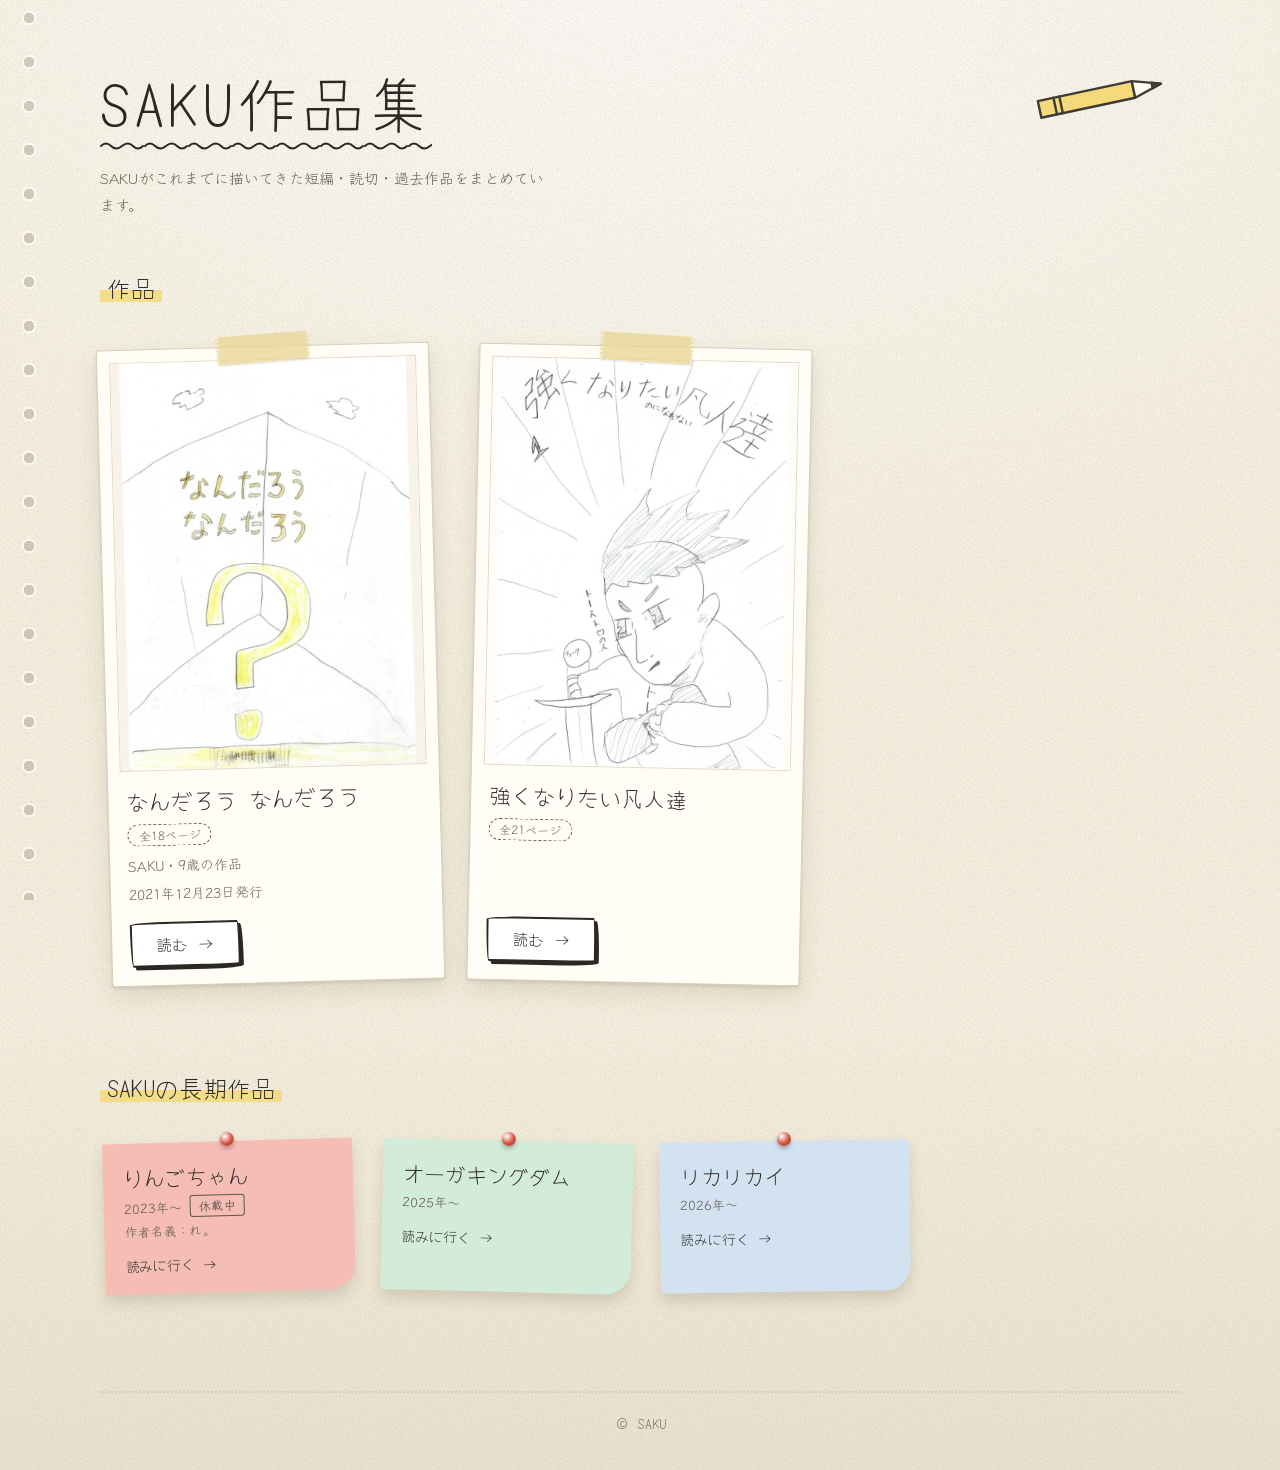
<file: index.html>
<!doctype html>
<html lang="ja">
<head>
<meta charset="utf-8">
<meta name="viewport" content="width=device-width, initial-scale=1">
<title>SAKU作品集</title>
<meta name="description" content="SAKUがこれまでに描いてきた短編・読切・過去作品をまとめた作品集です。">
<link rel="canonical" href="https://saku3298.github.io/saku-works/">
<meta property="og:type" content="website">
<meta property="og:site_name" content="SAKU作品集">
<meta property="og:locale" content="ja_JP">
<meta property="og:title" content="SAKU作品集">
<meta property="og:description" content="SAKUがこれまでに描いてきた短編・読切・過去作品をまとめた作品集です。">
<meta property="og:url" content="https://saku3298.github.io/saku-works/">
<meta property="og:image" content="https://saku3298.github.io/saku-works/assets/ogp/default.jpg">
<meta property="og:image:width" content="1200">
<meta property="og:image:height" content="630">
<meta property="og:image:alt" content="SAKU作品集">
<meta name="twitter:card" content="summary_large_image">
<link rel="preconnect" href="https://fonts.googleapis.com">
<link rel="preconnect" href="https://fonts.gstatic.com" crossorigin>
<link rel="stylesheet" href="https://fonts.googleapis.com/css2?family=Klee+One:wght@400;600&family=Yomogi&display=swap">
<link rel="icon" href="assets/favicon.svg" type="image/svg+xml">
<link rel="stylesheet" href="css/style.css?v=f0e70e48">
</head>
<body>
<header class="site-header"><div class="wrap"><h1><span>SAKU作品集</span></h1><p>SAKUがこれまでに描いてきた短編・読切・過去作品をまとめています。</p><svg class="doodle-pencil" viewBox="0 0 150 50" aria-hidden="true" fill="none" stroke="#2b2823" stroke-width="2.4" stroke-linejoin="round" stroke-linecap="round"><g transform="rotate(-12 75 25)"><rect x="8" y="17" width="96" height="17" fill="#f4d86e"/><path d="M104 17 L132 25.5 L104 34 Z" fill="#fffdf6"/><path d="M123 22.7 L132 25.5 L123 28.3 Z" fill="#2b2823"/><line x1="24" y1="17" x2="24" y2="34"/><line x1="30" y1="17" x2="30" y2="34"/></g></svg></div></header>
<main class="wrap">
<section aria-labelledby="works-title"><h2 id="works-title"><span>作品</span></h2>
<div class="works-grid">
<a class="work-card" href="works/nandarou-nandarou/" aria-label="なんだろう なんだろう を読む">
<span class="tape" aria-hidden="true"></span>
<div class="cover"><img src="assets/thumbnails/nandarou-nandarou.webp" alt="なんだろう なんだろう の表紙"></div>
<div class="work-info"><h3>なんだろう なんだろう</h3><p class="chips"><span>全18ページ</span></p><p class="meta">SAKU・9歳の作品</p><p class="meta">2021年12月23日発行</p><span class="read-button">読む →</span></div>
</a>
<a class="work-card" href="works/tsuyoku-naritai-bonjin-tachi/" aria-label="強くなりたい凡人達 を読む">
<span class="tape" aria-hidden="true"></span>
<div class="cover"><img src="assets/thumbnails/tsuyoku-naritai-bonjin-tachi.webp" alt="強くなりたい凡人達 の表紙"></div>
<div class="work-info"><h3>強くなりたい凡人達</h3><p class="chips"><span>全21ページ</span></p><span class="read-button">読む →</span></div>
</a>
</div></section>
<section class="long-works" aria-labelledby="long-title"><h2 id="long-title"><span>SAKUの長期作品</span></h2><div class="long-links"><a class="note tone-red" href="https://saku3298.github.io/ringo-chan/"><strong>りんごちゃん</strong><small class="note-year">2023年〜<span class="note-status">休載中</span></small><small class="note-author">作者名義：れ。</small><em>読みに行く →</em></a><a class="note" href="https://saku3298.github.io/ogre-kingdom/"><strong>オーガキングダム</strong><small class="note-year">2025年〜</small><em>読みに行く →</em></a><a class="note tone-blue" href="https://saku3298.github.io/rikarikai/"><strong>リカリカイ</strong><small class="note-year">2026年〜</small><em>読みに行く →</em></a></div></section>

</main>
<footer><div class="wrap">© SAKU</div></footer>
</body>
</html>
</file>
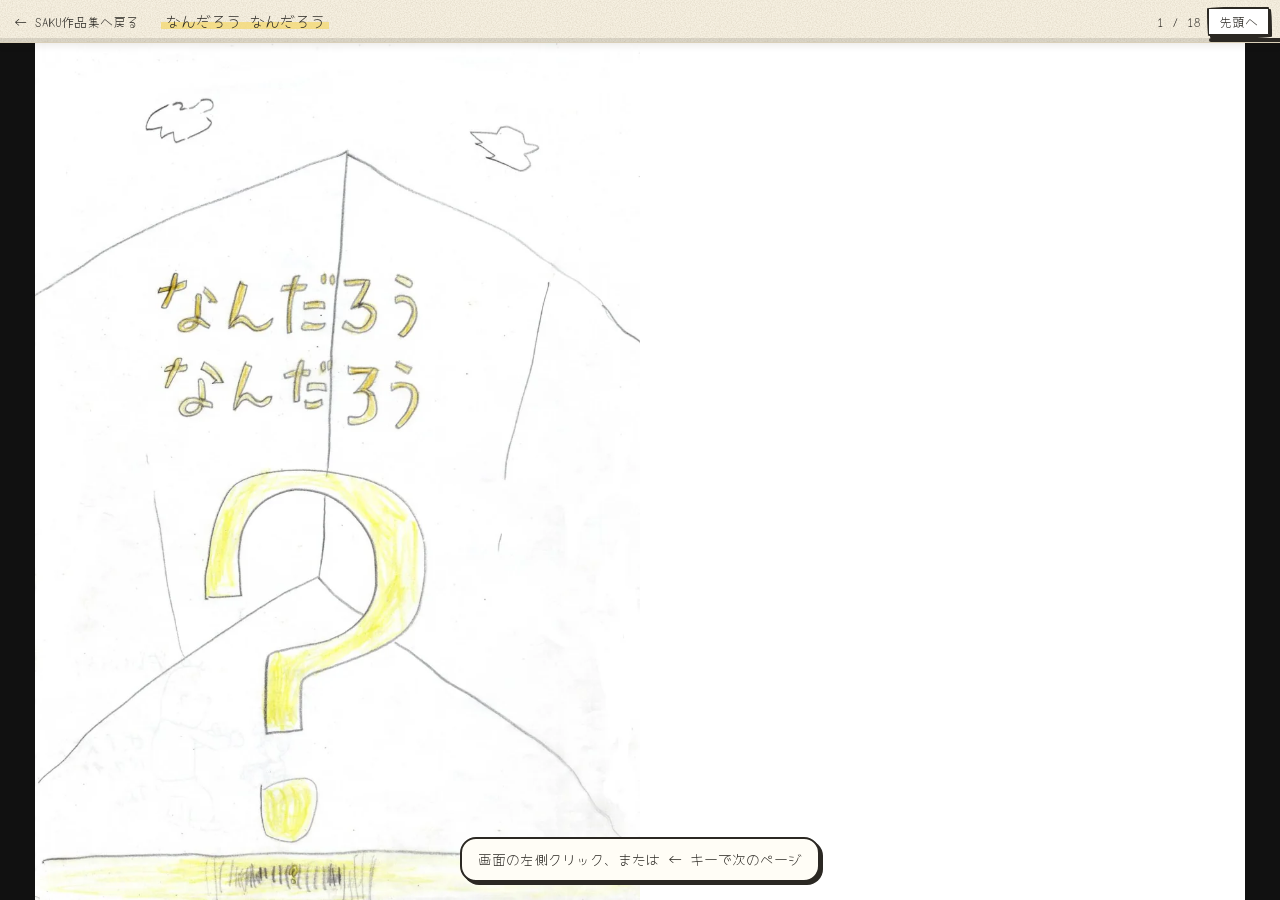
<file: works/nandarou-nandarou/index.html>
<!doctype html>
<html lang="ja">
<head>
<meta charset="utf-8">
<meta name="viewport" content="width=device-width,initial-scale=1,maximum-scale=5,user-scalable=yes">
<title>なんだろう なんだろう | SAKU作品集</title>
<meta name="description" content="SAKU・9歳の作品。2021年12月23日発行の短編マンガ（全18ページ）。">
<link rel="canonical" href="https://saku3298.github.io/saku-works/works/nandarou-nandarou/">
<meta property="og:type" content="article">
<meta property="og:site_name" content="SAKU作品集">
<meta property="og:locale" content="ja_JP">
<meta property="og:title" content="なんだろう なんだろう | SAKU作品集">
<meta property="og:description" content="SAKU・9歳の作品。2021年12月23日発行の短編マンガ（全18ページ）。">
<meta property="og:url" content="https://saku3298.github.io/saku-works/works/nandarou-nandarou/">
<meta property="og:image" content="https://saku3298.github.io/saku-works/assets/ogp/nandarou-nandarou.jpg">
<meta property="og:image:width" content="1200">
<meta property="og:image:height" content="630">
<meta property="og:image:alt" content="なんだろう なんだろう の表紙">
<meta name="twitter:card" content="summary_large_image">
<link rel="preconnect" href="https://fonts.googleapis.com">
<link rel="preconnect" href="https://fonts.gstatic.com" crossorigin>
<link rel="stylesheet" href="https://fonts.googleapis.com/css2?family=Klee+One:wght@400;600&family=Yomogi&display=swap">
<link rel="icon" href="../../assets/favicon.svg" type="image/svg+xml">
<link rel="stylesheet" href="../../css/viewer.css?v=30ae92fa">
</head>
<body>
<header class="reader-bar">
 <div class="reader-bar-inner">
  <div class="reader-title"><a id="context-back" href="../../">← SAKU作品集へ戻る</a><strong>なんだろう なんだろう</strong></div>
  <div class="reader-controls"><span id="counter" aria-live="polite"></span><button id="top" type="button">先頭へ</button></div>
 </div>
 <div class="progress" aria-hidden="true"><div id="progress-fill"></div></div>
</header>
<main class="viewer">
<div class="manga-page"><img src="images/page-001.webp" alt="ページ1：表紙。黄色い大きなはてなマークと、タイトル「なんだろう なんだろう」"></div>
<div class="manga-page"><img src="images/page-002.webp" alt="ページ2：ほとんど余白のページ。右下に、子どもと大人が話している小さな絵がある"></div>
<div class="manga-page"><img loading="lazy" decoding="async" src="images/page-003.webp" alt="ページ3：タイトルページ。学校の校舎と門の前に、ランドセルの男の子が立っている"></div>
<div class="manga-page"><img loading="lazy" decoding="async" src="images/page-004.webp" alt="ページ4：男の子が学校へ向かいながら、「人ってなんだろう」と考えはじめる"></div>
<div class="manga-page"><img loading="lazy" decoding="async" src="images/page-005.webp" alt="ページ5：「人ってなんだろう」について考える、文字の多いページ。友だちや外国の人のコマがある"></div>
<div class="manga-page"><img loading="lazy" decoding="async" src="images/page-006.webp" alt="ページ6：赤い逆三角形の道路標識の前で、男の子が立ち止まって考えている"></div>
<div class="manga-page"><img loading="lazy" decoding="async" src="images/page-007.webp" alt="ページ7：「ひょうしき」について考える、文字の多いページ。道路標識のイラストが並ぶ"></div>
<div class="manga-page"><img loading="lazy" decoding="async" src="images/page-008.webp" alt="ページ8：塀の上の猫を見つけた男の子。東京タワーのある街並みと「ゆめへ」のコマがある"></div>
<div class="manga-page"><img loading="lazy" decoding="async" src="images/page-009.webp" alt="ページ9：猫が「ことば」について語る、文字の多いページ。燃える草むらや、メガネの人の絵がある"></div>
<div class="manga-page"><img loading="lazy" decoding="async" src="images/page-010.webp" alt="ページ10：「げんじつへ」戻り、猫が「音をかんがえてみよう」と話している"></div>
<div class="manga-page"><img loading="lazy" decoding="async" src="images/page-011.webp" alt="ページ11：猫が「音」について語る、文字の多いページ。スイカや風鈴のイラストがある"></div>
<div class="manga-page"><img loading="lazy" decoding="async" src="images/page-012.webp" alt="ページ12：塀の上を歩く猫と、遠くの男の子。猫は「おもしろいな」と話している"></div>
<div class="manga-page"><img loading="lazy" decoding="async" src="images/page-013.webp" alt="ページ13：公園の芝生にレジャーシートを敷いて、男の子が「なんだろうってなんだろう」と考えはじめる"></div>
<div class="manga-page"><img loading="lazy" decoding="async" src="images/page-014.webp" alt="ページ14：公園で、犬を連れた人や親子など、いろいろな人が過ごしている様子を上から描いた絵"></div>
<div class="manga-page"><img loading="lazy" decoding="async" src="images/page-015.webp" alt="ページ15：「なんだろう」について考える、文字の多いページ。大勢で話し合うコマがある"></div>
<div class="manga-page"><img loading="lazy" decoding="async" src="images/page-016.webp" alt="ページ16：大きな足が踏み出す「トン」のコマと、猫や犬、男の子たちが歩くコマ"></div>
<div class="manga-page"><img loading="lazy" decoding="async" src="images/page-017.webp" alt="ページ17：奥付。「なんだろう なんだろう」2021年12月23日発行。下に小さな絵がある"></div>
<div class="manga-page"><img loading="lazy" decoding="async" src="images/page-018.webp" alt="ページ18：青い鳥とピンク色の不思議な生き物が、空に浮かんでいる最後のページ"></div>
</main>
<template id="end-template">
<div class="end-card">
 <p class="end-mark">おわり</p>
 <h2><span>なんだろう なんだろう</span></h2>
 <p>最後まで読んでいただき、<br>ありがとうございました。</p>
 <div class="end-actions">
  <a class="primary" href="../tsuyoku-naritai-bonjin-tachi/">次の作品：強くなりたい凡人達</a>
  <button id="restart" type="button">もう一度読む</button>
  <a href="../../">SAKU作品集へ戻る</a>
 </div>
 <p class="end-long">長期作品：<a href="https://saku3298.github.io/ringo-chan/">りんごちゃん</a><a href="https://saku3298.github.io/ogre-kingdom/">オーガキングダム</a><a href="https://saku3298.github.io/rikarikai/">リカリカイ</a></p>
</div>
</template>
<script src="../../js/viewer.js?v=768c894b"></script>
</body>
</html>
</file>
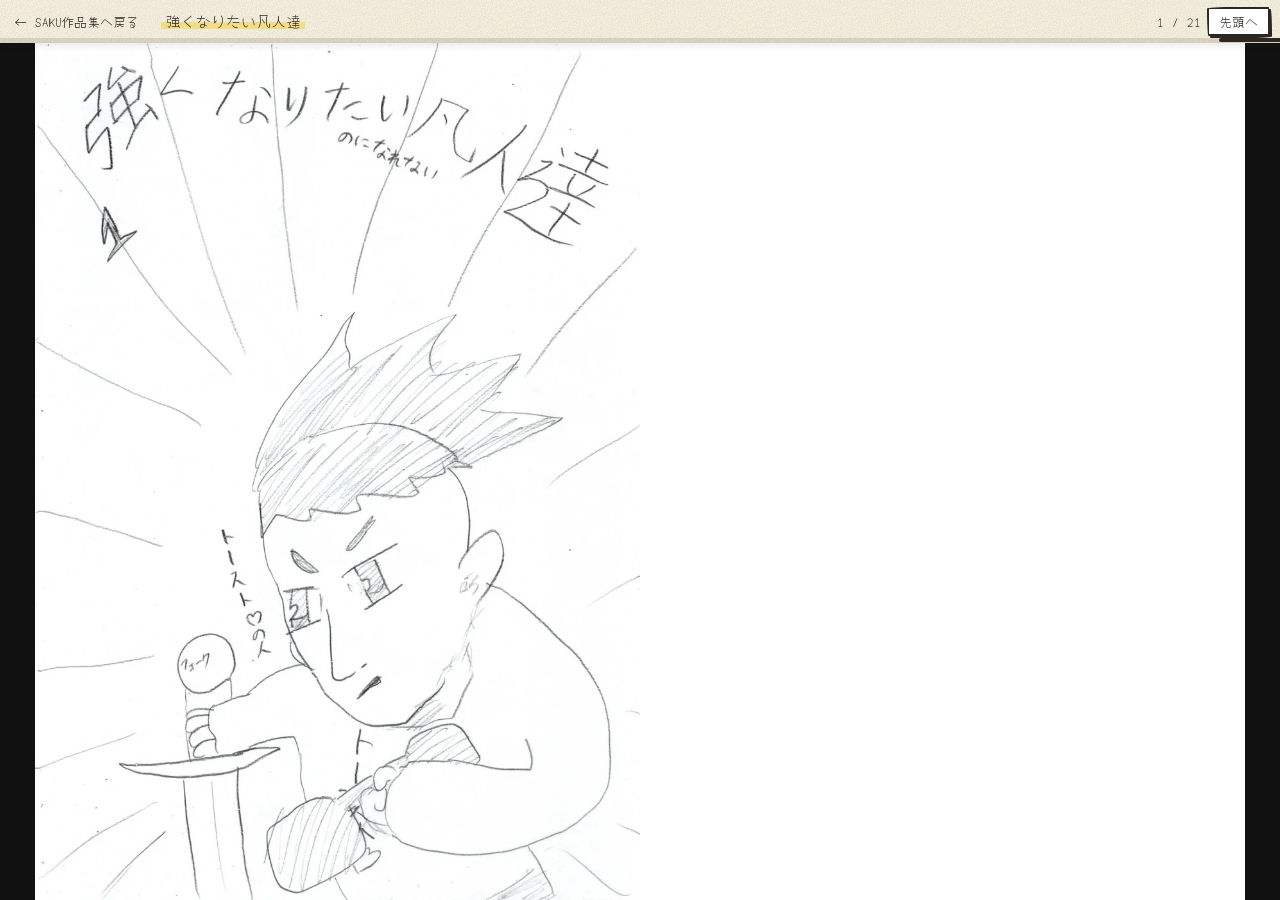
<file: works/tsuyoku-naritai-bonjin-tachi/index.html>
<!doctype html>
<html lang="ja">
<head>
<meta charset="utf-8">
<meta name="viewport" content="width=device-width,initial-scale=1,maximum-scale=5,user-scalable=yes">
<title>強くなりたい凡人達 | SAKU作品集</title>
<meta name="description" content="SAKUの短編マンガ「強くなりたい凡人達」（全21ページ）。">
<link rel="canonical" href="https://saku3298.github.io/saku-works/works/tsuyoku-naritai-bonjin-tachi/">
<meta property="og:type" content="article">
<meta property="og:site_name" content="SAKU作品集">
<meta property="og:locale" content="ja_JP">
<meta property="og:title" content="強くなりたい凡人達 | SAKU作品集">
<meta property="og:description" content="SAKUの短編マンガ「強くなりたい凡人達」（全21ページ）。">
<meta property="og:url" content="https://saku3298.github.io/saku-works/works/tsuyoku-naritai-bonjin-tachi/">
<meta property="og:image" content="https://saku3298.github.io/saku-works/assets/ogp/tsuyoku-naritai-bonjin-tachi.jpg">
<meta property="og:image:width" content="1200">
<meta property="og:image:height" content="630">
<meta property="og:image:alt" content="強くなりたい凡人達 の表紙">
<meta name="twitter:card" content="summary_large_image">
<link rel="preconnect" href="https://fonts.googleapis.com">
<link rel="preconnect" href="https://fonts.gstatic.com" crossorigin>
<link rel="stylesheet" href="https://fonts.googleapis.com/css2?family=Klee+One:wght@400;600&family=Yomogi&display=swap">
<link rel="icon" href="../../assets/favicon.svg" type="image/svg+xml">
<link rel="stylesheet" href="../../css/viewer.css?v=30ae92fa">
</head>
<body>
<header class="reader-bar">
 <div class="reader-bar-inner">
  <div class="reader-title"><a id="context-back" href="../../">← SAKU作品集へ戻る</a><strong>強くなりたい凡人達</strong></div>
  <div class="reader-controls"><span id="counter" aria-live="polite"></span><button id="top" type="button">先頭へ</button></div>
 </div>
 <div class="progress" aria-hidden="true"><div id="progress-fill"></div></div>
</header>
<main class="viewer">
<div class="manga-page"><img src="images/page-001.webp" alt="ページ1：表紙。タイトル「強くなりたい凡人達」と、剣とフォークを持つとがった髪の男"></div>
<div class="manga-page"><img src="images/page-002.webp" alt="ページ2：第1話。魔王が勇者を探している。勇者ネオ（29）の顔が描かれる"></div>
<div class="manga-page"><img loading="lazy" decoding="async" src="images/page-003.webp" alt="ページ3：驚いた男の顔と、走って逃げる人影、ドアが勢いよく閉まる様子"></div>
<div class="manga-page"><img loading="lazy" decoding="async" src="images/page-004.webp" alt="ページ4：勇者の血をひく者ネオ（29）が、「トーストが好きです」と話している"></div>
<div class="manga-page"><img loading="lazy" decoding="async" src="images/page-005.webp" alt="ページ5：王様と家来たちが、勇者の血をひく者について話し合っている"></div>
<div class="manga-page"><img loading="lazy" decoding="async" src="images/page-006.webp" alt="ページ6：第2話。ネオが「勇者の血をひく凡人」と名乗り、走り去る"></div>
<div class="manga-page"><img loading="lazy" decoding="async" src="images/page-007.webp" alt="ページ7：驚いた顔の人物と、角や触角のある怪物たち"></div>
<div class="manga-page"><img loading="lazy" decoding="async" src="images/page-008.webp" alt="ページ8：角や触角のある怪物たちが、勇者を探して話している"></div>
<div class="manga-page"><img loading="lazy" decoding="async" src="images/page-009.webp" alt="ページ9：筋肉質の怪物が「勇者がコワイ」と叫び、魔王が「ぶっとばしてヤル」と話す"></div>
<div class="manga-page"><img loading="lazy" decoding="async" src="images/page-010.webp" alt="ページ10：第3話。ネオがかっこよく歩きながら、「オレは最強」と話している"></div>
<div class="manga-page"><img loading="lazy" decoding="async" src="images/page-011.webp" alt="ページ11：とがった髪の男が「オレが主人公」と名乗る大きなコマ。名前は西京 強"></div>
<div class="manga-page"><img loading="lazy" decoding="async" src="images/page-012.webp" alt="ページ12：魔王の城の前で、兵士たちがやりとりしている"></div>
<div class="manga-page"><img loading="lazy" decoding="async" src="images/page-013.webp" alt="ページ13：魔王が「勇者はいねーか」と現れ、戦いになる"></div>
<div class="manga-page"><img loading="lazy" decoding="async" src="images/page-014.webp" alt="ページ14：魔王が高笑いし、人間の力を見せつけようとする"></div>
<div class="manga-page"><img loading="lazy" decoding="async" src="images/page-015.webp" alt="ページ15：魔王を前に、兵士たちが「ヤバイ、どうしよう」とあわてている"></div>
<div class="manga-page"><img loading="lazy" decoding="async" src="images/page-016.webp" alt="ページ16：第4話。メガネの少年が、「だれかがはじめなきゃ」と決意を語る"></div>
<div class="manga-page"><img loading="lazy" decoding="async" src="images/page-017.webp" alt="ページ17：新聞に魔王が捕まったという記事が載り、メガネの少年が驚いている"></div>
<div class="manga-page"><img loading="lazy" decoding="async" src="images/page-018.webp" alt="ページ18：王様の前で、本当に魔王を捕まえたのかと問いかけるやりとり"></div>
<div class="manga-page"><img loading="lazy" decoding="async" src="images/page-019.webp" alt="ページ19：メガネの少年が「あなたが強さんですね」と訪ねてくる"></div>
<div class="manga-page"><img loading="lazy" decoding="async" src="images/page-020.webp" alt="ページ20：メガネの少年が「ボクを弟子にしてくれないか」と頼み、男が笑っている"></div>
<div class="manga-page"><img loading="lazy" decoding="async" src="images/page-021.webp" alt="ページ21：強が「もちろん絶対に断るぜ」と断る、最後のページ"></div>
</main>
<template id="end-template">
<div class="end-card">
 <p class="end-mark">おわり</p>
 <h2><span>強くなりたい凡人達</span></h2>
 <p>最後まで読んでいただき、<br>ありがとうございました。</p>
 <div class="end-actions">
  <a class="primary" href="../nandarou-nandarou/">次の作品：なんだろう なんだろう</a>
  <button id="restart" type="button">もう一度読む</button>
  <a href="../../">SAKU作品集へ戻る</a>
 </div>
 <p class="end-long">長期作品：<a href="https://saku3298.github.io/ringo-chan/">りんごちゃん</a><a href="https://saku3298.github.io/ogre-kingdom/">オーガキングダム</a><a href="https://saku3298.github.io/rikarikai/">リカリカイ</a></p>
</div>
</template>
<script src="../../js/viewer.js?v=768c894b"></script>
</body>
</html>
</file>
<file: css/style.css>
/* SAKU作品集 トップページ：スケッチブック風 */
*{box-sizing:border-box}
:root{
  --paper:#f6f0e1;--paper2:#fffdf6;--ink:#2b2823;--pencil:#6b6458;--line:#d9cfb8;
  --hl:#f4d86e;--tape:rgba(233,214,150,.78);
  --hand:"Yomogi","Klee One","Hiragino Maru Gothic ProN","Yu Gothic",sans-serif;
  --body:"Klee One","Hiragino Kaku Gothic ProN","Yu Gothic",Meiryo,sans-serif;
  --noise:url("data:image/svg+xml,%3Csvg xmlns='http://www.w3.org/2000/svg' width='240' height='240'%3E%3Cfilter id='n'%3E%3CfeTurbulence type='fractalNoise' baseFrequency='.8' numOctaves='2' stitchTiles='stitch'/%3E%3CfeColorMatrix values='0 0 0 0 .40 0 0 0 0 .33 0 0 0 0 .22 0 0 0 .42 -.14'/%3E%3C/filter%3E%3Crect width='100%25' height='100%25' filter='url(%23n)'/%3E%3C/svg%3E");
  --squiggle:url("data:image/svg+xml,%3Csvg xmlns='http://www.w3.org/2000/svg' width='44' height='10' viewBox='0 0 44 10'%3E%3Cpath d='M1 6 Q6 1 11 6 T22 6 T33 6 T43 6' fill='none' stroke='%232b2823' stroke-width='2' stroke-linecap='round'/%3E%3C/svg%3E");
}
html{background:var(--paper)}
body{
  margin:0;min-height:100vh;color:var(--ink);font-family:var(--body);line-height:1.8;
  background-color:var(--paper);
  background-image:var(--noise),radial-gradient(ellipse 120% 60% at 50% 0,rgba(255,255,255,.75),transparent 70%),linear-gradient(180deg,transparent 70%,rgba(190,170,130,.18));
}
a{color:inherit}
.wrap{width:min(1080px,calc(100% - 48px));margin:auto}

/* ノートの綴じ穴（広い画面のみ） */
@media(min-width:1000px){
  body::before{content:"";position:fixed;left:18px;top:0;bottom:0;width:22px;pointer-events:none;
    background:radial-gradient(circle at 11px 18px,rgba(120,105,80,.28) 0 5px,rgba(255,255,255,.6) 5.5px 7px,transparent 7.5px) 0 0/22px 44px repeat-y}
}

/* ヘッダー */
.site-header{position:relative;padding:64px 0 36px}
.site-header h1{margin:0 0 14px;font-family:var(--hand);font-weight:400;font-size:clamp(38px,7vw,62px);line-height:1.2;letter-spacing:.05em}
.site-header h1 span{display:inline-block;padding-bottom:12px;background:var(--squiggle) repeat-x left bottom/44px 10px}
.site-header p{margin:0;max-width:30em;color:var(--pencil);font-size:15px}
.site-header .wrap{position:relative}
.doodle-pencil{position:absolute;right:0;top:6px;width:150px;height:auto;opacity:.9}
@media(max-width:760px){.doodle-pencil{width:96px;top:-6px}}

/* 見出し（蛍光ペン） */
h2{margin:0 0 26px;font-family:var(--hand);font-weight:400;font-size:24px}
h2 span{padding:0 .3em;background:linear-gradient(transparent 58%,rgba(244,216,110,.75) 58%,rgba(244,216,110,.75) 92%,transparent 92%)}

main{padding:12px 0 72px}

/* 作品カード：テープで貼った絵 */
.works-grid{display:grid;grid-template-columns:repeat(auto-fill,minmax(250px,1fr));gap:44px 36px;padding:10px 4px 0}
.work-card{--tilt:-1.5deg;position:relative;display:flex;flex-direction:column;text-decoration:none;padding:12px 12px 18px;
  background:var(--paper2);border:1px solid var(--line);border-radius:3px;
  box-shadow:0 1px 0 rgba(255,255,255,.8) inset,0 2px 3px rgba(80,65,40,.12),0 10px 22px rgba(80,65,40,.12);
  transform:rotate(var(--tilt));transition:transform .22s ease,box-shadow .22s ease}
.work-card:nth-child(even){--tilt:1.2deg}
.work-card:nth-child(3n){--tilt:-.5deg}
.work-card:hover,.work-card:focus-visible{transform:rotate(0) translateY(-6px);box-shadow:0 2px 3px rgba(80,65,40,.12),0 16px 30px rgba(80,65,40,.18);outline:none}
.work-card:focus-visible{outline:2px solid var(--ink);outline-offset:4px}
.tape{position:absolute;top:-13px;left:50%;width:92px;height:28px;margin-left:-46px;transform:rotate(-3deg);
  background:var(--tape);border-left:2px dotted rgba(255,255,255,.55);border-right:2px dotted rgba(255,255,255,.55);box-shadow:0 1px 2px rgba(80,65,40,.15)}
.work-card:nth-child(even) .tape{transform:rotate(2.5deg)}
.cover{overflow:hidden;border:1px solid #e3dac6;background:#fff}
.cover img{display:block;width:100%;aspect-ratio:3/4;object-fit:cover}
.work-info{flex:1;display:flex;flex-direction:column;align-items:flex-start;padding:14px 6px 0}
.work-info>*:nth-last-child(2){margin-bottom:16px}
.work-info h3{margin:0 0 8px;font-family:var(--hand);font-weight:400;font-size:22px;line-height:1.4}
.chips{margin:0 0 6px;display:flex;flex-wrap:wrap;gap:6px}
.chips span{padding:0 10px;border:1px dashed var(--pencil);border-radius:999px;font-size:12px;color:var(--pencil);line-height:1.7}
.meta{margin:2px 0;color:var(--pencil);font-size:14px;line-height:1.7}
.blurb{margin:8px 0 0;font-size:14px;line-height:1.8}

.work-info .chips{margin-bottom:6px}
.work-info::after{content:none}
.read-button{display:inline-flex;margin-top:auto;position:relative;top:0;padding:6px 24px;font-family:var(--hand);font-size:16px;color:var(--ink);
  background:#fff;border:2px solid var(--ink);border-radius:255px 18px 225px 18px/18px 225px 18px 255px;
  box-shadow:3px 3px 0 var(--ink);transition:transform .15s ease,box-shadow .15s ease}
.work-card:hover .read-button{transform:translate(2px,2px);box-shadow:1px 1px 0 var(--ink)}

/* 長期作品：付せん */
.long-works{margin-top:84px}
.long-links{display:flex;flex-wrap:wrap;gap:26px 28px;padding:6px 4px 0}
.note{--c:#fff1a6;--r:-1.6deg;position:relative;display:block;width:min(100%,250px);min-height:128px;padding:20px 20px 16px;
  background:var(--c);color:var(--ink);text-decoration:none;transform:rotate(var(--r));
  border-radius:2px 2px 26px 2px;box-shadow:0 8px 14px rgba(80,65,40,.16);transition:transform .2s ease,box-shadow .2s ease}
.note:nth-child(even){--c:#d3ebd9;--r:1.4deg}
.note:nth-child(3n){--c:#fbd9d3;--r:-.8deg}
.note::before{content:"";position:absolute;top:-9px;left:50%;width:14px;height:14px;margin-left:-7px;border-radius:50%;
  background:radial-gradient(circle at 35% 30%,#fff,#d5513f 55%,#a53a2c);box-shadow:0 3px 4px rgba(0,0,0,.25)}
.note.tone-red{--c:#f6bdb5}
.note.tone-blue{--c:#d3e2f1}
.note:hover,.note:focus-visible{transform:rotate(0) translateY(-5px);box-shadow:0 14px 20px rgba(80,65,40,.22);outline:none}
.note strong{display:block;font-family:var(--hand);font-weight:400;font-size:21px;line-height:1.4}
.note small{display:block;margin-top:6px;font-size:13px;line-height:1.7;color:#5c574d}
.note small.note-year{display:flex;align-items:center;gap:8px;margin-top:4px;font-size:13px;line-height:1.5}
.note-status{display:inline-block;padding:1px 8px;border:1px solid #5c574d;border-radius:3px;font-size:12px;line-height:1.5;letter-spacing:.04em;color:#3d3a33;white-space:nowrap}
.note small.note-author{margin-top:4px;font-size:12.5px;line-height:1.5}
.note em{display:block;margin-top:12px;font-style:normal;font-family:var(--hand);font-size:14px}

/* プロフィール */
.profile{margin-top:84px;padding:24px 26px;max-width:640px;background:var(--paper2);border:1px dashed var(--pencil);border-radius:6px}
.profile h2{margin-bottom:14px}
.profile p{margin:0 0 12px;font-size:15px}
.profile-links{display:flex;flex-wrap:wrap;gap:10px}
.profile-links a{padding:4px 16px;border:2px solid var(--ink);border-radius:999px;text-decoration:none;font-family:var(--hand);font-size:15px;background:#fff}
.profile-links a:hover{background:var(--ink);color:#fff}

footer{padding:26px 0 34px;color:var(--pencil);font-family:var(--hand);font-size:14px;text-align:center}
footer .wrap{padding-top:18px;border-top:2px dotted var(--line)}

@media(max-width:760px){
  .wrap{width:min(100% - 36px,560px)}
  .site-header{padding:40px 0 22px}
  .works-grid{grid-template-columns:1fr;gap:40px;max-width:380px;margin:0 auto}
  .work-card{--tilt:-.9deg}.work-card:nth-child(even){--tilt:.8deg}
  .read-button{display:flex;justify-content:center;width:100%}
  .note{width:100%}
}
@media(prefers-reduced-motion:reduce){.work-card,.note,.read-button{transition:none}.work-card:hover,.note:hover{transform:none}}

/* 404ページ */
.not-found{padding:72px 0 40px;text-align:center}
.nf-code{margin:0;font-family:var(--hand);font-size:clamp(80px,22vw,150px);line-height:1;letter-spacing:.06em;color:var(--pencil);opacity:.45;transform:rotate(-3deg)}
.not-found h1{margin:6px 0 14px;font-family:var(--hand);font-weight:400;font-size:clamp(24px,5vw,34px)}
.not-found h1 span{padding:0 .3em;background:linear-gradient(transparent 58%,rgba(244,216,110,.75) 58%,rgba(244,216,110,.75) 92%,transparent 92%)}
.not-found p{color:var(--pencil)}
.nf-back{display:inline-flex;margin:18px 0 0;padding:8px 26px;font-family:var(--hand);font-size:17px;color:var(--ink);text-decoration:none;
  background:#fff;border:2px solid var(--ink);border-radius:255px 18px 225px 18px/18px 225px 18px 255px;box-shadow:3px 3px 0 var(--ink)}
.nf-back:hover{transform:translate(2px,2px);box-shadow:1px 1px 0 var(--ink)}
.nf-works{margin-top:64px}
.nf-works .long-links{justify-content:center}
.nf-works .note{min-height:96px;text-align:left}
</file>
<file: css/viewer.css>
*{box-sizing:border-box}
html,body{margin:0;padding:0;background:#111;color:#fff;font-family:-apple-system,BlinkMacSystemFont,"Yu Gothic",Meiryo,sans-serif}
.reader-bar{padding:0!important;min-height:0!important;background:#f7f3e8;color:#292722}
.reader-bar-inner{display:flex!important;align-items:center!important;justify-content:space-between!important;gap:8px!important;min-height:42px!important;padding:4px 10px!important}
.reader-title{display:block!important;margin:0!important}
.reader-title strong{display:none!important}
.reader-controls{display:flex!important;align-items:center!important;gap:6px!important;margin:0!important}
.reader-controls>*{display:none!important}
.reader-controls #top{display:inline-flex!important}
.reader-title #context-back{display:inline-flex!important;align-items:center;min-height:30px;padding:2px 4px;font-size:12px!important;white-space:nowrap;color:#292722;text-decoration:none}
#top{min-height:30px!important;padding:4px 10px!important;font-size:12px!important;border:1px solid #bdb5a5;background:#fffdf8;border-radius:6px;color:#292722}
@media(max-width:600px){.reader-bar-inner{min-height:38px!important;padding:3px 8px!important}.reader-title #context-back,#top{font-size:11px!important}}

.viewer{position:relative!important;overflow:hidden!important;width:100%!important;max-width:100%!important;margin:0 auto!important;background:#111;touch-action:pan-y pinch-zoom!important}
.reader-slide{position:absolute;inset:0 auto auto 0;width:100%;display:none;align-items:flex-start;justify-content:center;background:#111;will-change:transform}
.reader-slide.is-active,.reader-slide.is-next,.reader-slide.is-prev{display:flex}
.reader-slide.single{justify-content:center}
.reader-slide.single .manga-page{flex:0 0 100%;width:100%;display:flex!important;justify-content:center}
.reader-slide.single .manga-page img{width:100%!important;height:auto!important;display:block}
.reader-slide.spread{flex-direction:row-reverse;justify-content:center;align-items:flex-start;gap:0!important}
.reader-slide.spread .manga-page{flex:0 1 auto!important;width:auto!important;display:flex!important;margin:0!important;padding:0!important;justify-content:center;align-items:flex-start}
.reader-slide.spread .manga-page img{display:block;height:auto!important;width:auto!important;max-width:none!important;margin:0!important;padding:0!important}
.reader-slide.spread .manga-page.blank-page{flex:0 0 auto!important;width:auto!important;height:100%!important;max-width:50vw!important;aspect-ratio:884/1254;background:#fff}
@media(orientation:landscape){
 .viewer{height:calc(100dvh - 42px)!important;min-height:320px}
 .reader-slide{height:100%!important;align-items:flex-start}
 .reader-slide.spread .manga-page{height:100%!important;max-width:50vw!important}
 .reader-slide.spread .manga-page img{height:100%!important;width:auto!important;max-width:50vw!important;object-fit:contain!important}
}
@media(min-width:1001px) and (orientation:landscape){.viewer{height:calc(100dvh - 42px)!important}}


/* --- progress / counter / end screen --- */
.reader-bar{position:relative!important}
.reader-controls #counter{display:inline-flex!important;justify-content:flex-end;min-width:4.6em;font-size:12px;color:#665c49;font-variant-numeric:tabular-nums}
.progress{position:absolute;left:0;right:0;bottom:0;height:3px;background:#e4dcc9}
#progress-fill{position:absolute;top:0;right:0;height:100%;width:0;background:#292722;transition:width .25s ease}
@media(prefers-reduced-motion:reduce){#progress-fill{transition:none}}
.reader-slide.end{justify-content:center}
.end-card{width:100%;aspect-ratio:943/1338;display:flex;flex-direction:column;align-items:center;justify-content:center;gap:14px;padding:24px 20px;text-align:center;background:#f7f3e8;color:#292722}
.end-mark{margin:0;font-size:12px;letter-spacing:.35em;color:#665c49}
.end-card h2{margin:0;font-size:clamp(24px,6.5vw,32px);letter-spacing:.12em}
.end-card p{margin:0;font-size:14px;line-height:1.8;color:#5c574d}
.end-actions{display:flex;flex-direction:column;gap:10px;width:min(300px,100%);margin-top:8px}
.end-actions a,.end-actions button{display:flex;align-items:center;justify-content:center;min-height:44px;padding:8px 16px;border:1px solid #bdb5a5;border-radius:999px;background:#fffdf8;color:#292722;font:inherit;font-size:14px;text-decoration:none;cursor:pointer}
.end-actions .primary{background:#292722;border-color:#292722;color:#fff;font-weight:700}
.end-long{margin-top:6px;font-size:12px;color:#665c49}
.end-long a{color:inherit;margin:0 6px}
@media(orientation:landscape){.reader-slide.end{height:100%!important}.end-card{aspect-ratio:auto;height:100%}}
@media(orientation:landscape) and (max-height:520px){.end-card{gap:8px;padding:8px 16px}.end-card h2{font-size:22px}.end-card p{font-size:13px;line-height:1.5}.end-actions{flex-direction:row;flex-wrap:wrap;justify-content:center;width:auto;gap:8px;margin-top:2px}.end-actions a,.end-actions button{min-height:36px;padding:4px 18px}.end-long{margin-top:0}}

/* --- 読了画面：トップと同じ紙の雰囲気 --- */
.end-card{background-color:#f6f0e1;background-image:url("data:image/svg+xml,%3Csvg xmlns='http://www.w3.org/2000/svg' width='240' height='240'%3E%3Cfilter id='n'%3E%3CfeTurbulence type='fractalNoise' baseFrequency='.8' numOctaves='2' stitchTiles='stitch'/%3E%3CfeColorMatrix values='0 0 0 0 .40 0 0 0 0 .33 0 0 0 0 .22 0 0 0 .42 -.14'/%3E%3C/filter%3E%3Crect width='100%25' height='100%25' filter='url(%23n)'/%3E%3C/svg%3E")}
.end-card h2,.end-mark,.end-long,.end-actions a,.end-actions button{font-family:"Yomogi","Klee One","Hiragino Maru Gothic ProN","Yu Gothic",sans-serif;font-weight:400}
.end-card p{font-family:"Klee One","Hiragino Kaku Gothic ProN","Yu Gothic",sans-serif}
.end-card h2 span{padding:0 .3em;background:linear-gradient(transparent 58%,rgba(244,216,110,.75) 58%,rgba(244,216,110,.75) 92%,transparent 92%)}
.end-actions a,.end-actions button{border:2px solid #2b2823;background:#fff;box-shadow:3px 3px 0 #2b2823;transition:transform .15s ease,box-shadow .15s ease}
.end-actions a:hover,.end-actions button:hover{transform:translate(2px,2px);box-shadow:1px 1px 0 #2b2823}
.end-actions .primary{background:#f4d86e;color:#2b2823}

/* --- 読書バー：スケッチブック風 --- */
.reader-bar{background:#f6f0e1 url("data:image/svg+xml,%3Csvg xmlns='http://www.w3.org/2000/svg' width='240' height='240'%3E%3Cfilter id='n'%3E%3CfeTurbulence type='fractalNoise' baseFrequency='.8' numOctaves='2' stitchTiles='stitch'/%3E%3CfeColorMatrix values='0 0 0 0 .40 0 0 0 0 .33 0 0 0 0 .22 0 0 0 .42 -.14'/%3E%3C/filter%3E%3Crect width='100%25' height='100%25' filter='url(%23n)'/%3E%3C/svg%3E");box-shadow:0 1px 0 #d9cfb8,0 3px 8px rgba(40,30,10,.1);z-index:5}
.reader-bar *{font-family:"Yomogi","Klee One","Hiragino Maru Gothic ProN","Yu Gothic",sans-serif}
.reader-title #context-back{font-size:13px!important}
.reader-controls #counter{font-size:13px;color:#2b2823}
#top{border:2px solid #2b2823;background:#fff;color:#2b2823;border-radius:255px 14px 225px 14px/14px 225px 14px 255px;box-shadow:2px 2px 0 #2b2823;font-size:13px!important;min-height:28px!important;padding:3px 10px!important;cursor:pointer}
#top:active{transform:translate(1px,1px);box-shadow:1px 1px 0 #2b2823}
.progress{height:4px;background:rgba(43,40,35,.13)}
#progress-fill{background:#2b2823;border-radius:2px 0 0 2px}
@media(max-width:600px){.reader-title #context-back,#top{font-size:12px!important}}
@media(min-width:700px){.reader-bar .reader-title strong{display:inline!important;margin-left:18px;padding:0 .3em;font-weight:400;font-size:15px;background:linear-gradient(transparent 58%,rgba(244,216,110,.75) 58%,rgba(244,216,110,.75) 92%,transparent 92%)}}

/* --- 続きから読む／操作ヒント --- */
.viewer.zone{cursor:pointer}
.toast{position:fixed;left:50%;bottom:calc(18px + env(safe-area-inset-bottom,0px));z-index:50;max-width:calc(100% - 28px);display:flex;flex-wrap:wrap;align-items:center;justify-content:center;gap:8px 10px;padding:10px 16px;background:#fffdf6;color:#2b2823;border:2px solid #2b2823;border-radius:16px;box-shadow:3px 3px 0 #2b2823;font-family:"Yomogi","Klee One","Hiragino Maru Gothic ProN","Yu Gothic",sans-serif;font-size:14px;line-height:1.5;opacity:0;transform:translate(-50%,14px);transition:opacity .25s ease,transform .25s ease}
.toast.show{opacity:1;transform:translate(-50%,0)}
.toast.hint{pointer-events:none}
.toast button{min-height:32px;padding:3px 14px;border:2px solid #2b2823;border-radius:999px;background:#fff;color:#2b2823;font:inherit;font-size:13px;cursor:pointer}
.toast button.primary{background:#f4d86e;font-weight:700}
@media(prefers-reduced-motion:reduce){.toast{transition:none}}
</file>
